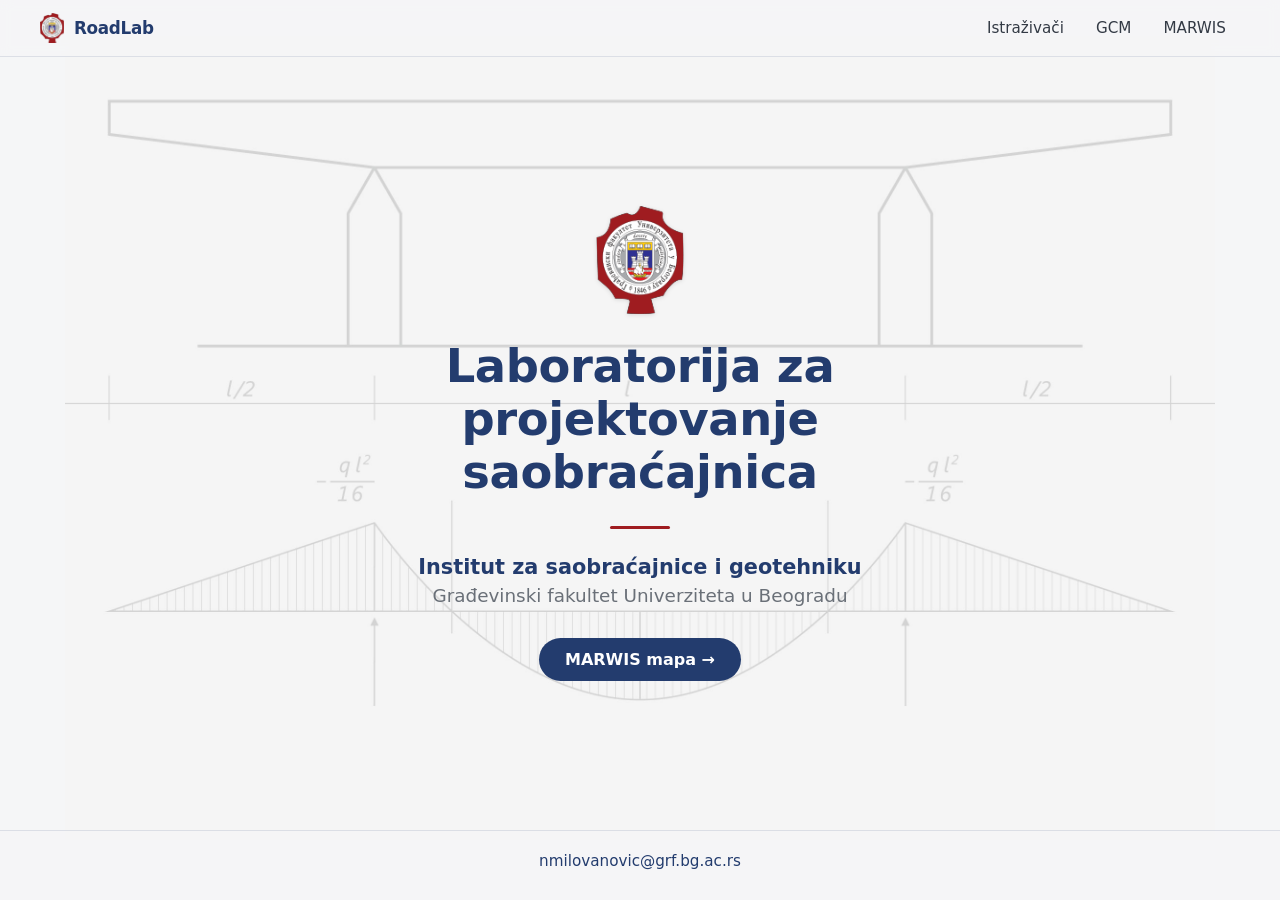
<file: index.html>
<!doctype html>
<html lang="sr">
<head>
  <meta charset="utf-8">
  <meta name="viewport" content="width=device-width, initial-scale=1">
  <title>Laboratorija za projektovanje saobraćajnica</title>
  <meta name="description" content="Laboratorija za projektovanje saobraćajnica — Institut za saobraćajnice i geotehniku, Građevinski fakultet Univerziteta u Beogradu.">
  <link rel="icon" href="grb.png">
  <link rel="stylesheet" href="/style.css?v=2">
</head>
<body>
  <nav class="nav">
    <a class="nav-brand" href="/">
      <img src="/grb.png" alt="" aria-hidden="true">
      RoadLab
    </a>
    <div class="nav-links">
      <a href="/istrazivaci/">Istraživači</a>
      <a href="/gcm/">GCM</a>
      <a href="/marwis/">MARWIS</a>
    </div>
  </nav>

  <main class="wrap">
    <img class="grb" src="grb.png" width="88" height="108"
         alt="Grb Građevinskog fakulteta Univerziteta u Beogradu">
    <h1>Laboratorija za projektovanje saobraćajnica</h1>
    <span class="rule" aria-hidden="true"></span>
    <p class="inst">Institut za saobraćajnice i geotehniku</p>
    <p class="fac">Građevinski fakultet Univerziteta u Beogradu</p>
    <a class="btn" href="/marwis/">MARWIS mapa →</a>
  </main>

  <footer class="byline">
    <a href="mailto:nmilovanovic@grf.bg.ac.rs">nmilovanovic@grf.bg.ac.rs</a>
  </footer>
</body>
</html>
</file>
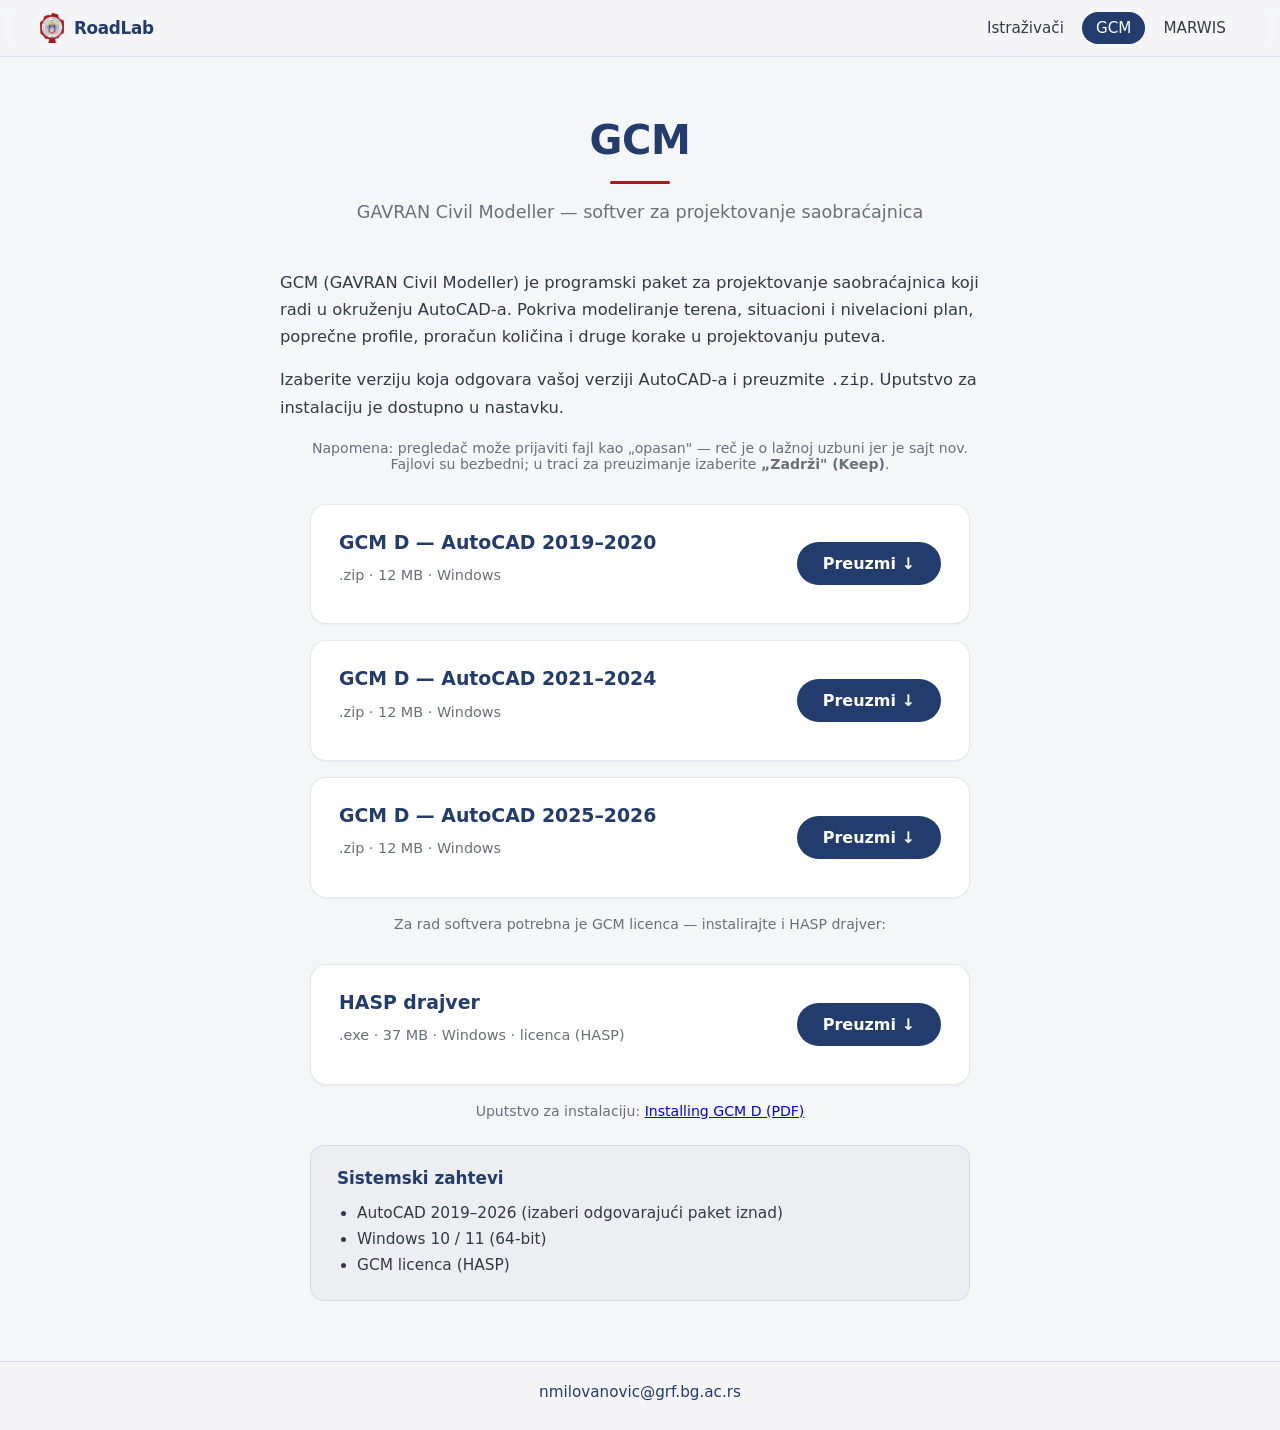
<file: gcm/index.html>
<!doctype html>
<html lang="sr">
<head>
  <meta charset="utf-8">
  <meta name="viewport" content="width=device-width, initial-scale=1">
  <title>GCM — Laboratorija za projektovanje saobraćajnica</title>
  <meta name="description" content="GCM D (GAVRAN Civil Modeller) — softver za projektovanje saobraćajnica. Preuzimanje i uputstva.">
  <link rel="icon" href="/grb.png">
  <link rel="stylesheet" href="/style.css?v=2">
</head>
<body class="sub">
  <nav class="nav">
    <a class="nav-brand" href="/">
      <img src="/grb.png" alt="" aria-hidden="true">
      RoadLab
    </a>
    <div class="nav-links">
      <a href="/istrazivaci/">Istraživači</a>
      <a href="/gcm/" class="active">GCM</a>
      <a href="/marwis/">MARWIS</a>
    </div>
  </nav>

  <main class="page">
    <header class="page-head">
      <h1 class="page-title">GCM</h1>
      <span class="rule" aria-hidden="true"></span>
      <p class="page-sub">GAVRAN Civil Modeller — softver za projektovanje saobraćajnica</p>
    </header>

    <div class="prose">
      <p>GCM (GAVRAN Civil Modeller) je programski paket za projektovanje
         saobraćajnica koji radi u okruženju AutoCAD-a. Pokriva modeliranje
         terena, situacioni i nivelacioni plan, poprečne profile, proračun
         količina i druge korake u projektovanju puteva.</p>
      <p>Izaberite verziju koja odgovara vašoj verziji AutoCAD-a i preuzmite
         <code>.zip</code>. Uputstvo za instalaciju je dostupno u nastavku.</p>
    </div>

    <p class="note">Napomena: pregledač može prijaviti fajl kao „opasan" — reč je o lažnoj
       uzbuni jer je sajt nov. Fajlovi su bezbedni; u traci za preuzimanje izaberite
       <strong>„Zadrži" (Keep)</strong>.</p>

    <section class="downloads">
      <div class="download-card">
        <div class="dl-meta">
          <h3>GCM D — AutoCAD 2019–2020</h3>
          <p class="v">.zip · 12 MB · Windows</p>
        </div>
        <a class="btn" href="/gcm/downloads/GCM-D-AutoCAD-2019-2020.zip">Preuzmi ↓</a>
      </div>

      <div class="download-card">
        <div class="dl-meta">
          <h3>GCM D — AutoCAD 2021–2024</h3>
          <p class="v">.zip · 12 MB · Windows</p>
        </div>
        <a class="btn" href="/gcm/downloads/GCM-D-AutoCAD-2021-2024.zip">Preuzmi ↓</a>
      </div>

      <div class="download-card">
        <div class="dl-meta">
          <h3>GCM D — AutoCAD 2025–2026</h3>
          <p class="v">.zip · 12 MB · Windows</p>
        </div>
        <a class="btn" href="/gcm/downloads/GCM-D-AutoCAD-2025-2026.zip">Preuzmi ↓</a>
      </div>
    </section>

    <p class="note">Za rad softvera potrebna je GCM licenca — instalirajte i HASP drajver:</p>

    <section class="downloads">
      <div class="download-card">
        <div class="dl-meta">
          <h3>HASP drajver</h3>
          <p class="v">.exe · 37 MB · Windows · licenca (HASP)</p>
        </div>
        <a class="btn" href="/gcm/downloads/HASPUserSetup.exe">Preuzmi ↓</a>
      </div>
    </section>

    <p class="note">
      Uputstvo za instalaciju:
      <a href="/gcm/downloads/Installing-GCM-D.pdf">Installing GCM D (PDF)</a>
    </p>

    <section class="reqs">
      <h2>Sistemski zahtevi</h2>
      <ul>
        <li>AutoCAD 2019–2026 (izaberi odgovarajući paket iznad)</li>
        <li>Windows 10 / 11 (64-bit)</li>
        <li>GCM licenca (HASP)</li>
      </ul>
    </section>
  </main>

  <footer class="byline">
    <a href="mailto:nmilovanovic@grf.bg.ac.rs">nmilovanovic@grf.bg.ac.rs</a>
  </footer>
</body>
</html>
</file>
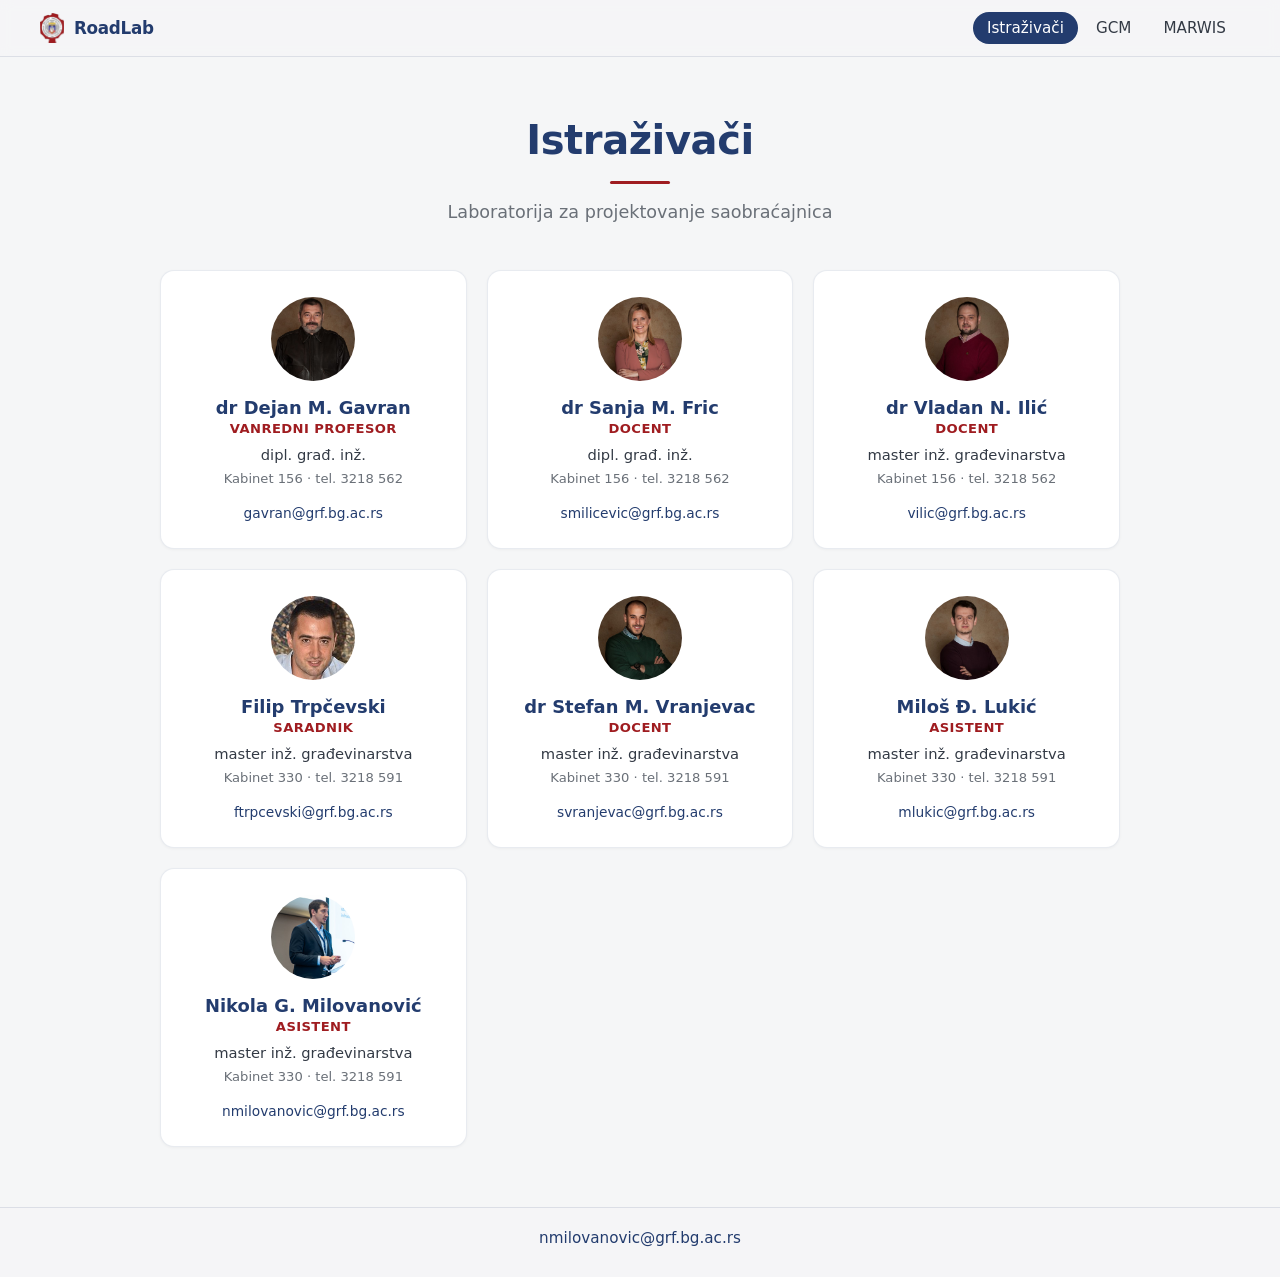
<file: istrazivaci/index.html>
<!doctype html>
<html lang="sr">
<head>
  <meta charset="utf-8">
  <meta name="viewport" content="width=device-width, initial-scale=1">
  <title>Istraživači — Laboratorija za projektovanje saobraćajnica</title>
  <meta name="description" content="Istraživači Laboratorije za projektovanje saobraćajnica — Građevinski fakultet Univerziteta u Beogradu.">
  <link rel="icon" href="/grb.png">
  <link rel="stylesheet" href="/style.css?v=2">
</head>
<body class="sub">
  <nav class="nav">
    <a class="nav-brand" href="/">
      <img src="/grb.png" alt="" aria-hidden="true">
      RoadLab
    </a>
    <div class="nav-links">
      <a href="/istrazivaci/" class="active">Istraživači</a>
      <a href="/gcm/">GCM</a>
      <a href="/marwis/">MARWIS</a>
    </div>
  </nav>

  <main class="page">
    <header class="page-head">
      <h1 class="page-title">Istraživači</h1>
      <span class="rule" aria-hidden="true"></span>
      <p class="page-sub">Laboratorija za projektovanje saobraćajnica</p>
    </header>

    <section class="team">
      <article class="card">
        <img class="avatar" src="/istrazivaci/slike/gavran.jpg" alt="dr Dejan M. Gavran" width="84" height="84" loading="lazy">
        <h3>dr Dejan M. Gavran</h3>
        <p class="role">vanredni profesor</p>
        <p class="degree">dipl. građ. inž.</p>
        <p class="details">Kabinet 156 · tel. 3218 562</p>
        <a class="contact" href="mailto:gavran@grf.bg.ac.rs">gavran@grf.bg.ac.rs</a>
      </article>

      <article class="card">
        <img class="avatar" src="/istrazivaci/slike/fric.jpg" alt="dr Sanja M. Fric" width="84" height="84" loading="lazy">
        <h3>dr Sanja M. Fric</h3>
        <p class="role">docent</p>
        <p class="degree">dipl. građ. inž.</p>
        <p class="details">Kabinet 156 · tel. 3218 562</p>
        <a class="contact" href="mailto:smilicevic@grf.bg.ac.rs">smilicevic@grf.bg.ac.rs</a>
      </article>

      <article class="card">
        <img class="avatar" src="/istrazivaci/slike/ilic.jpg" alt="dr Vladan N. Ilić" width="84" height="84" loading="lazy">
        <h3>dr Vladan N. Ilić</h3>
        <p class="role">docent</p>
        <p class="degree">master inž. građevinarstva</p>
        <p class="details">Kabinet 156 · tel. 3218 562</p>
        <a class="contact" href="mailto:vilic@grf.bg.ac.rs">vilic@grf.bg.ac.rs</a>
      </article>

      <article class="card">
        <img class="avatar" src="/istrazivaci/slike/trpcevski.jpg" alt="Filip Trpčevski" width="84" height="84" loading="lazy">
        <h3>Filip Trpčevski</h3>
        <p class="role">saradnik</p>
        <p class="degree">master inž. građevinarstva</p>
        <p class="details">Kabinet 330 · tel. 3218 591</p>
        <a class="contact" href="mailto:ftrpcevski@grf.bg.ac.rs">ftrpcevski@grf.bg.ac.rs</a>
      </article>

      <article class="card">
        <img class="avatar" src="/istrazivaci/slike/vranjevac.jpg" alt="dr Stefan M. Vranjevac" width="84" height="84" loading="lazy">
        <h3>dr Stefan M. Vranjevac</h3>
        <p class="role">docent</p>
        <p class="degree">master inž. građevinarstva</p>
        <p class="details">Kabinet 330 · tel. 3218 591</p>
        <a class="contact" href="mailto:svranjevac@grf.bg.ac.rs">svranjevac@grf.bg.ac.rs</a>
      </article>

      <article class="card">
        <img class="avatar" src="/istrazivaci/slike/lukic.jpg" alt="Miloš Đ. Lukić" width="84" height="84" loading="lazy">
        <h3>Miloš Đ. Lukić</h3>
        <p class="role">asistent</p>
        <p class="degree">master inž. građevinarstva</p>
        <p class="details">Kabinet 330 · tel. 3218 591</p>
        <a class="contact" href="mailto:mlukic@grf.bg.ac.rs">mlukic@grf.bg.ac.rs</a>
      </article>

      <article class="card">
        <img class="avatar" src="/istrazivaci/slike/milovanovic.jpg" alt="Nikola G. Milovanović" width="84" height="84" loading="lazy">
        <h3>Nikola G. Milovanović</h3>
        <p class="role">asistent</p>
        <p class="degree">master inž. građevinarstva</p>
        <p class="details">Kabinet 330 · tel. 3218 591</p>
        <a class="contact" href="mailto:nmilovanovic@grf.bg.ac.rs">nmilovanovic@grf.bg.ac.rs</a>
      </article>
    </section>
  </main>

  <footer class="byline">
    <a href="mailto:nmilovanovic@grf.bg.ac.rs">nmilovanovic@grf.bg.ac.rs</a>
  </footer>
</body>
</html>
</file>
<file: style.css>
/* RoadLab — landing. Colors from the official GRF site (web1.grf.bg.ac.rs):
   navy #233c6e (primary), crimson #9f1c20 (accent). Background = the faculty
   site's faint structural diagram. Plain CSS, no build step. */
:root {
  --navy: #233c6e;
  --crimson: #9f1c20;
  --ink: #333a45;
  --muted: #6a7078;
  --paper: #f5f6f7;
}

* { box-sizing: border-box; }
html, body { height: 100%; margin: 0; }

body {
  font-family: system-ui, -apple-system, "Segoe UI", Roboto, Arial, sans-serif;
  color: var(--ink);
  background-color: var(--paper);
  background-image: url("background.jpg");
  background-repeat: no-repeat;
  background-position: center 40%;
  background-size: min(1150px, 94vw);
  min-height: 100vh;
  display: flex;
  flex-direction: column;
  -webkit-font-smoothing: antialiased;
}

.wrap {
  flex: 1;
  display: flex;
  flex-direction: column;
  align-items: center;
  justify-content: center;
  text-align: center;
  padding: 48px 24px;
}

.grb {
  width: 88px;
  height: auto;
  margin-bottom: 26px;
  filter: drop-shadow(0 1px 2px rgba(0, 0, 0, .12));
}

h1 {
  margin: 0;
  max-width: 16ch;
  color: var(--navy);
  font-size: clamp(1.7rem, 4.6vw, 2.9rem);
  font-weight: 700;
  letter-spacing: -.4px;
  line-height: 1.15;
}

.rule {
  display: block;
  width: 60px;
  height: 3px;
  margin: 26px auto;
  border-radius: 2px;
  background: var(--crimson);
}

.inst {
  margin: 0 0 6px;
  color: var(--navy);
  font-weight: 600;
  font-size: clamp(1rem, 2.4vw, 1.3rem);
}

.fac {
  margin: 0;
  color: var(--muted);
  font-size: clamp(.95rem, 2.2vw, 1.15rem);
}

.btn {
  display: inline-block;
  margin-top: 32px;
  padding: 12px 26px;
  border-radius: 999px;
  background: var(--navy);
  color: #fff;
  font-weight: 600;
  font-size: 1rem;
  text-decoration: none;
  transition: background .15s ease, transform .08s ease;
}
.btn:hover { background: var(--crimson); }
.btn:active { transform: translateY(1px); }

.byline {
  padding: 20px 24px 30px;
  text-align: center;
  border-top: 1px solid rgba(35, 60, 110, .12);
  background: rgba(245, 246, 247, .72);
}

.byline a {
  color: var(--navy);
  text-decoration: none;
  font-size: .95rem;
}
.byline a:hover { color: var(--crimson); text-decoration: underline; }

/* ---- Navigation (all pages) --------------------------------------------- */
.nav {
  display: flex;
  align-items: center;
  justify-content: space-between;
  gap: 16px;
  padding: 12px clamp(16px, 4vw, 40px);
  background: rgba(245, 246, 247, .9);
  -webkit-backdrop-filter: blur(6px);
  backdrop-filter: blur(6px);
  border-bottom: 1px solid rgba(35, 60, 110, .12);
  position: sticky;
  top: 0;
  z-index: 10;
}
.nav-brand {
  display: flex;
  align-items: center;
  gap: 10px;
  color: var(--navy);
  font-weight: 700;
  font-size: 1.05rem;
  letter-spacing: -.3px;
  text-decoration: none;
}
.nav-brand img { width: 24px; height: auto; }
.nav-links {
  display: flex;
  gap: 4px;
  flex-wrap: wrap;
}
.nav-links a {
  color: var(--ink);
  text-decoration: none;
  padding: 7px 14px;
  border-radius: 999px;
  font-size: .95rem;
  font-weight: 500;
  transition: background .15s ease, color .15s ease;
}
.nav-links a:hover { background: rgba(35, 60, 110, .08); color: var(--navy); }
.nav-links a.active { background: var(--navy); color: #fff; }

/* ---- Interior pages ----------------------------------------------------- */
body.sub { background-image: none; }

.page {
  flex: 1;
  width: 100%;
  max-width: 1040px;
  margin: 0 auto;
  padding: clamp(32px, 6vw, 60px) clamp(20px, 4vw, 40px) 60px;
}

.page-head {
  text-align: center;
  margin-bottom: clamp(28px, 5vw, 48px);
}
.page-title {
  margin: 0;
  max-width: none;
  color: var(--navy);
  font-size: clamp(1.6rem, 4.2vw, 2.5rem);
  font-weight: 700;
  letter-spacing: -.4px;
}
.page-head .rule { margin: 18px auto; }
.page-sub {
  margin: 0;
  color: var(--muted);
  font-size: clamp(.95rem, 2.2vw, 1.1rem);
}

/* ---- Researcher cards --------------------------------------------------- */
.team {
  display: grid;
  grid-template-columns: repeat(auto-fill, minmax(258px, 1fr));
  gap: 20px;
}
.card {
  background: #fff;
  border: 1px solid rgba(35, 60, 110, .1);
  border-radius: 14px;
  padding: 26px 22px;
  text-align: center;
  box-shadow: 0 1px 3px rgba(0, 0, 0, .04);
  transition: transform .12s ease, box-shadow .12s ease;
}
.card:hover {
  transform: translateY(-2px);
  box-shadow: 0 6px 18px rgba(35, 60, 110, .1);
}
.avatar {
  width: 84px;
  height: 84px;
  border-radius: 50%;
  margin: 0 auto 16px;
  display: grid;
  place-items: center;
  background: var(--navy);
  color: #fff;
  font-size: 1.6rem;
  font-weight: 700;
  letter-spacing: .5px;
  object-fit: cover;
  overflow: hidden;
}
.card h3 { margin: 0 0 3px; color: var(--navy); font-size: 1.12rem; }
.card .role {
  margin: 0 0 8px;
  color: var(--crimson);
  font-size: .82rem;
  font-weight: 600;
  text-transform: uppercase;
  letter-spacing: .4px;
}
.card .degree {
  margin: 0 0 4px;
  color: var(--ink);
  font-size: .92rem;
  line-height: 1.45;
}
.card .details {
  margin: 0 0 14px;
  color: var(--muted);
  font-size: .82rem;
  line-height: 1.5;
}
.card .contact {
  color: var(--navy);
  text-decoration: none;
  font-size: .86rem;
  font-weight: 500;
}
.card .contact:hover { color: var(--crimson); text-decoration: underline; }

/* ---- GCM download page -------------------------------------------------- */
.prose { max-width: 720px; margin: 0 auto; }
.prose p {
  margin: 0 0 16px;
  color: var(--ink);
  font-size: 1.02rem;
  line-height: 1.65;
}

.downloads {
  max-width: 660px;
  margin: 32px auto 0;
  display: flex;
  flex-direction: column;
  gap: 16px;
}
.downloads .download-card { margin: 0; }

.download-card {
  max-width: 660px;
  margin: 32px auto 0;
  background: #fff;
  border: 1px solid rgba(35, 60, 110, .12);
  border-radius: 16px;
  padding: 26px 28px;
  display: flex;
  align-items: center;
  gap: 22px;
  flex-wrap: wrap;
  box-shadow: 0 1px 3px rgba(0, 0, 0, .04);
}
.dl-meta { flex: 1; min-width: 200px; }
.dl-meta h3 { margin: 0 0 5px; color: var(--navy); font-size: 1.18rem; }
.dl-meta .v { color: var(--muted); font-size: .9rem; }
.download-card .btn { margin-top: 0; }

.reqs {
  max-width: 660px;
  margin: 26px auto 0;
  padding: 22px 26px;
  background: rgba(35, 60, 110, .04);
  border: 1px solid rgba(35, 60, 110, .1);
  border-radius: 14px;
}
.reqs h2 {
  margin: 0 0 12px;
  color: var(--navy);
  font-size: 1.05rem;
}
.reqs ul { margin: 0; padding-left: 20px; color: var(--ink); line-height: 1.7; }
.reqs li { font-size: .96rem; }

.note {
  max-width: 660px;
  margin: 18px auto 0;
  text-align: center;
  color: var(--muted);
  font-size: .88rem;
}
</file>
